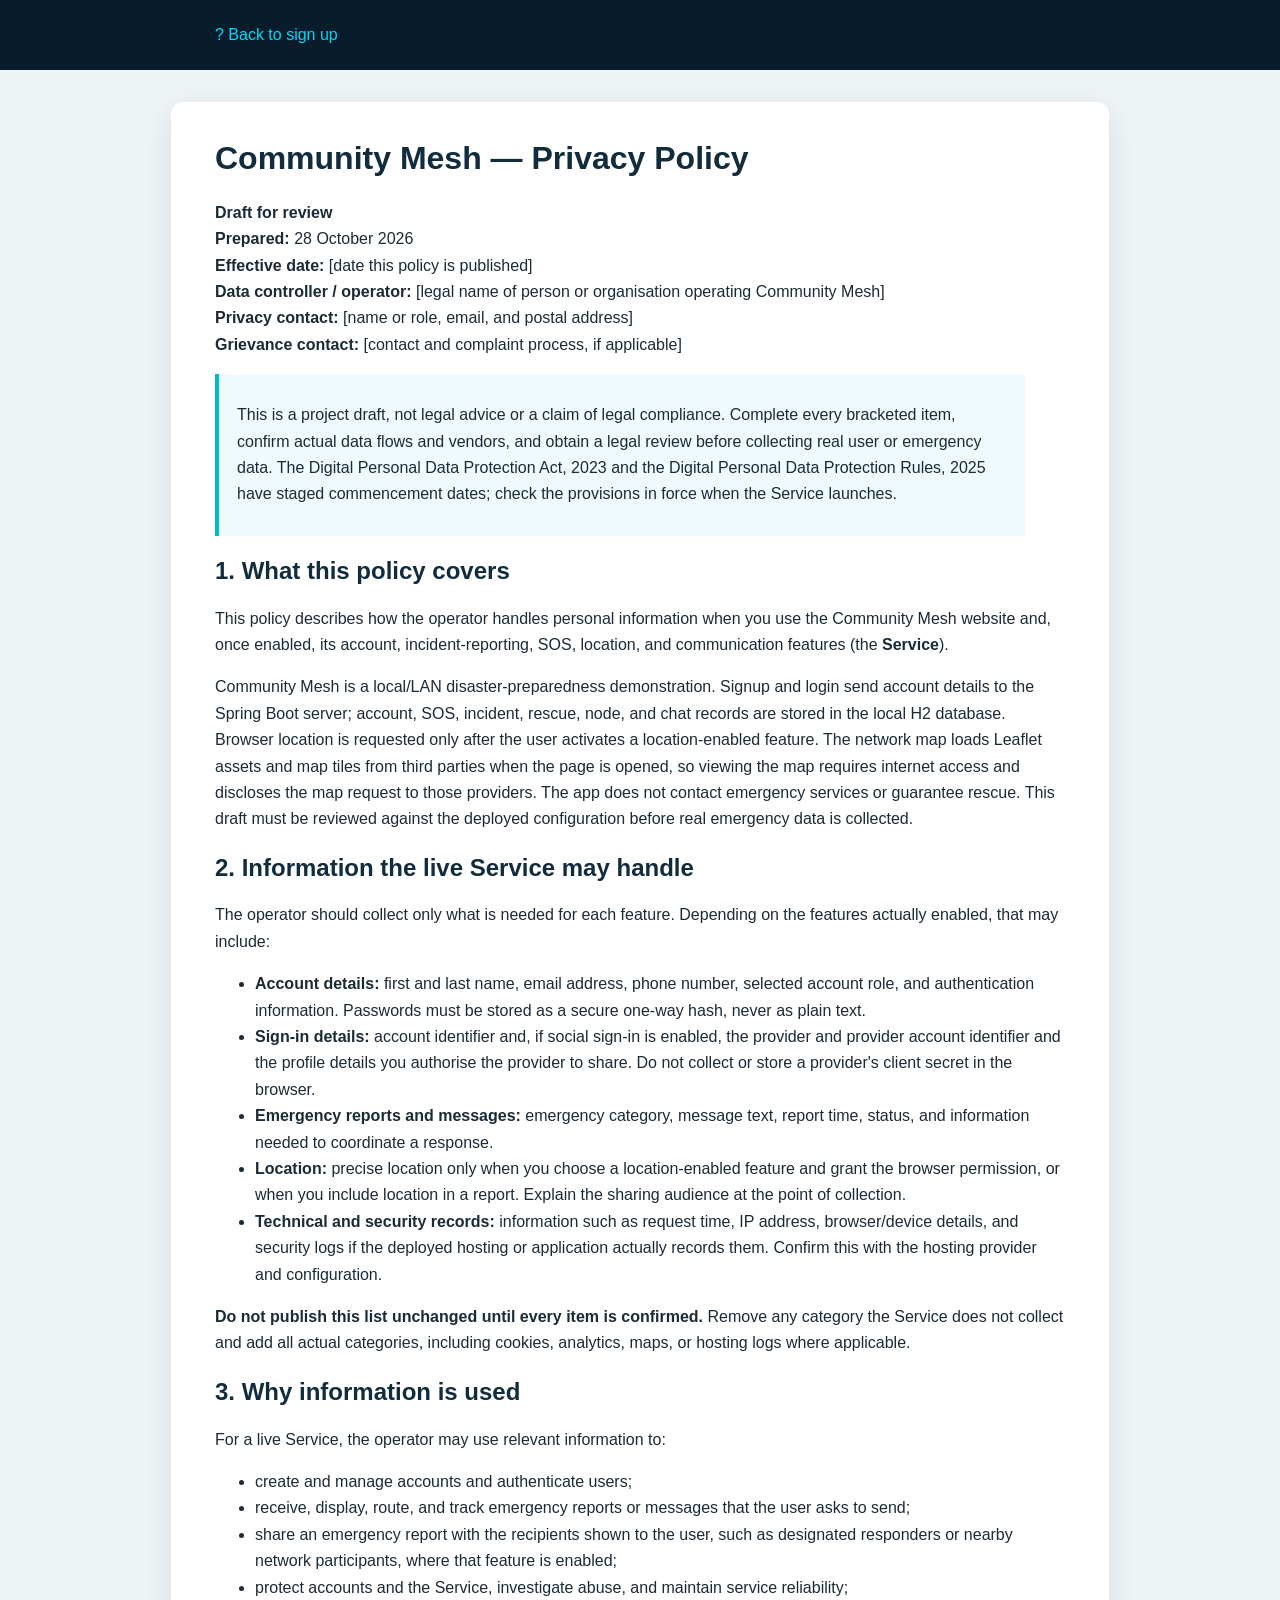
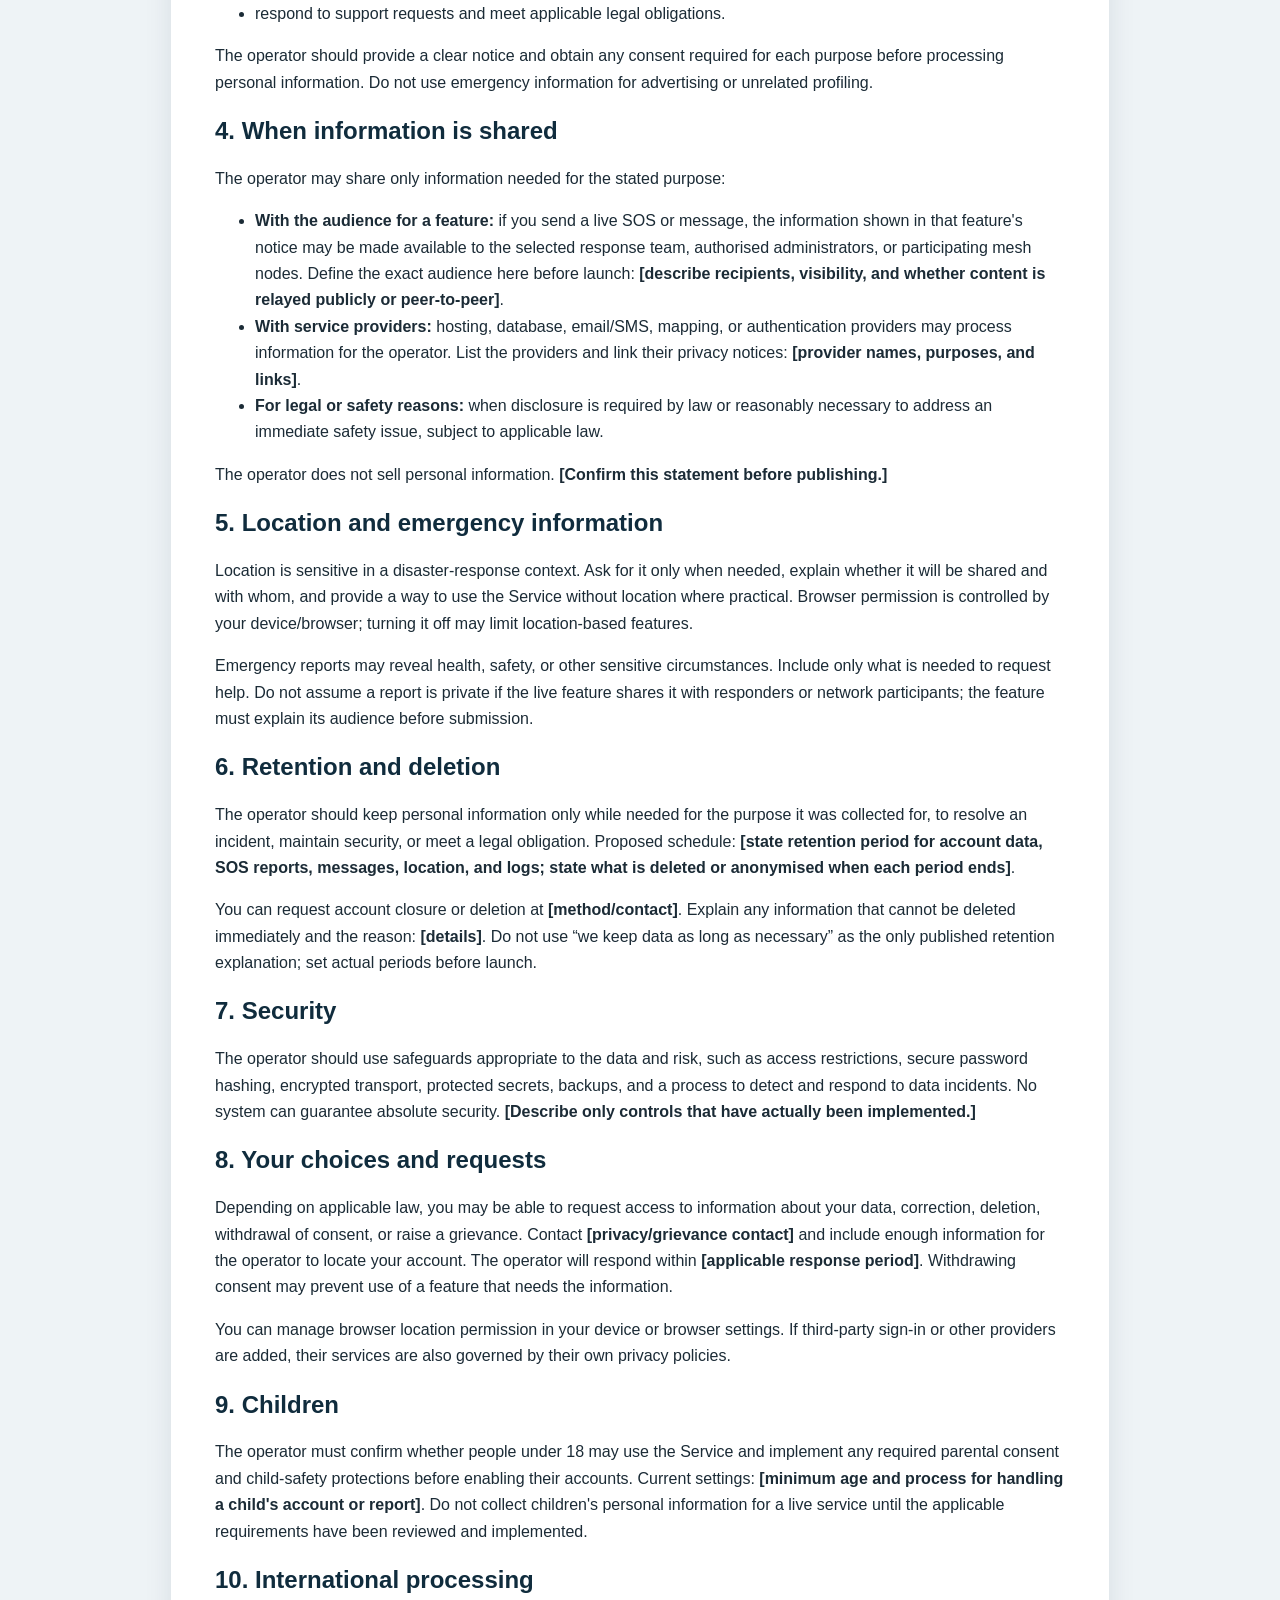
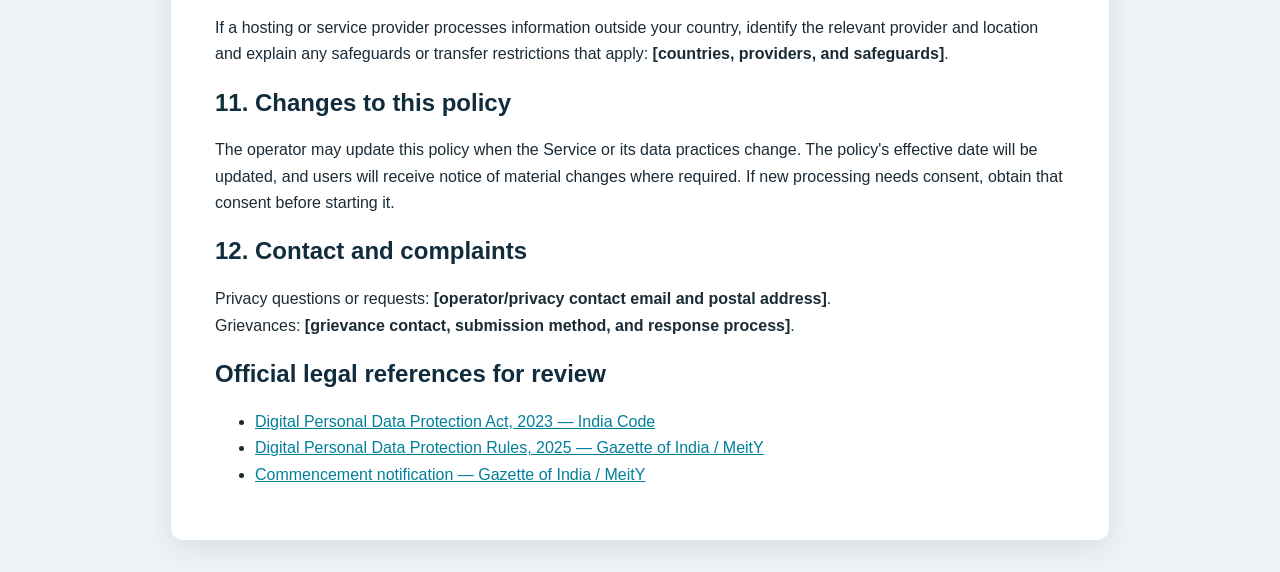
<file: src/main/resources/static/docs/PRIVACY_POLICY.html>
<!doctype html><html lang="en"><head><meta charset="utf-8"><meta name="viewport" content="width=device-width,initial-scale=1"><title>Privacy Policy | Community Mesh</title><style>
:root { color-scheme: light; font-family: Arial, Helvetica, sans-serif; color: #1b2b36; background: #eef3f6; }
body { margin: 0; line-height: 1.65; }
header { padding: 22px max(24px, calc((100% - 850px) / 2)); background: #071d2c; color: white; }
header a { color: #00d9f5; text-decoration: none; }
main { max-width: 850px; margin: 32px auto; padding: 36px 44px; background: white; border-radius: 12px; box-shadow: 0 8px 28px #102b3a1a; }
h1, h2, h3 { line-height: 1.25; color: #102c3d; }
h1 { margin-top: 0; }
blockquote { margin-left: 0; padding: 12px 18px; border-left: 4px solid #00b9d3; background: #effafd; }
code { background: #eef2f5; padding: 2px 5px; border-radius: 4px; }
a { color: #007f9a; }
@media (max-width: 600px) { main { margin: 12px; padding: 24px 20px; } }
</style></head><body><header><a href="/signup.html">? Back to sign up</a></header><main><h1>Community Mesh — Privacy Policy</h1>
<p><strong>Draft for review</strong><br />
<strong>Prepared:</strong> 28 October 2026<br />
<strong>Effective date:</strong> [date this policy is published]<br />
<strong>Data controller / operator:</strong> [legal name of person or organisation operating Community Mesh]<br />
<strong>Privacy contact:</strong> [name or role, email, and postal address]<br />
<strong>Grievance contact:</strong> [contact and complaint process, if applicable]</p>
<blockquote>
<p>This is a project draft, not legal advice or a claim of legal compliance. Complete every bracketed item, confirm actual data flows and vendors, and obtain a legal review before collecting real user or emergency data. The Digital Personal Data Protection Act, 2023 and the Digital Personal Data Protection Rules, 2025 have staged commencement dates; check the provisions in force when the Service launches.</p>
</blockquote>
<h2>1. What this policy covers</h2>
<p>This policy describes how the operator handles personal information when you use the Community Mesh website and, once enabled, its account, incident-reporting, SOS, location, and communication features (the <strong>Service</strong>).</p>
<p>Community Mesh is a local/LAN disaster-preparedness demonstration. Signup and login send account details to the Spring Boot server; account, SOS, incident, rescue, node, and chat records are stored in the local H2 database. Browser location is requested only after the user activates a location-enabled feature. The network map loads Leaflet assets and map tiles from third parties when the page is opened, so viewing the map requires internet access and discloses the map request to those providers. The app does not contact emergency services or guarantee rescue. This draft must be reviewed against the deployed configuration before real emergency data is collected.</p>
<h2>2. Information the live Service may handle</h2>
<p>The operator should collect only what is needed for each feature. Depending on the features actually enabled, that may include:</p>
<ul>
<li><strong>Account details:</strong> first and last name, email address, phone number, selected account role, and authentication information. Passwords must be stored as a secure one-way hash, never as plain text.</li>
<li><strong>Sign-in details:</strong> account identifier and, if social sign-in is enabled, the provider and provider account identifier and the profile details you authorise the provider to share. Do not collect or store a provider's client secret in the browser.</li>
<li><strong>Emergency reports and messages:</strong> emergency category, message text, report time, status, and information needed to coordinate a response.</li>
<li><strong>Location:</strong> precise location only when you choose a location-enabled feature and grant the browser permission, or when you include location in a report. Explain the sharing audience at the point of collection.</li>
<li><strong>Technical and security records:</strong> information such as request time, IP address, browser/device details, and security logs if the deployed hosting or application actually records them. Confirm this with the hosting provider and configuration.</li>
</ul>
<p><strong>Do not publish this list unchanged until every item is confirmed.</strong> Remove any category the Service does not collect and add all actual categories, including cookies, analytics, maps, or hosting logs where applicable.</p>
<h2>3. Why information is used</h2>
<p>For a live Service, the operator may use relevant information to:</p>
<ul>
<li>create and manage accounts and authenticate users;</li>
<li>receive, display, route, and track emergency reports or messages that the user asks to send;</li>
<li>share an emergency report with the recipients shown to the user, such as designated responders or nearby network participants, where that feature is enabled;</li>
<li>protect accounts and the Service, investigate abuse, and maintain service reliability;</li>
<li>respond to support requests and meet applicable legal obligations.</li>
</ul>
<p>The operator should provide a clear notice and obtain any consent required for each purpose before processing personal information. Do not use emergency information for advertising or unrelated profiling.</p>
<h2>4. When information is shared</h2>
<p>The operator may share only information needed for the stated purpose:</p>
<ul>
<li><strong>With the audience for a feature:</strong> if you send a live SOS or message, the information shown in that feature's notice may be made available to the selected response team, authorised administrators, or participating mesh nodes. Define the exact audience here before launch: <strong>[describe recipients, visibility, and whether content is relayed publicly or peer-to-peer]</strong>.</li>
<li><strong>With service providers:</strong> hosting, database, email/SMS, mapping, or authentication providers may process information for the operator. List the providers and link their privacy notices: <strong>[provider names, purposes, and links]</strong>.</li>
<li><strong>For legal or safety reasons:</strong> when disclosure is required by law or reasonably necessary to address an immediate safety issue, subject to applicable law.</li>
</ul>
<p>The operator does not sell personal information. <strong>[Confirm this statement before publishing.]</strong></p>
<h2>5. Location and emergency information</h2>
<p>Location is sensitive in a disaster-response context. Ask for it only when needed, explain whether it will be shared and with whom, and provide a way to use the Service without location where practical. Browser permission is controlled by your device/browser; turning it off may limit location-based features.</p>
<p>Emergency reports may reveal health, safety, or other sensitive circumstances. Include only what is needed to request help. Do not assume a report is private if the live feature shares it with responders or network participants; the feature must explain its audience before submission.</p>
<h2>6. Retention and deletion</h2>
<p>The operator should keep personal information only while needed for the purpose it was collected for, to resolve an incident, maintain security, or meet a legal obligation. Proposed schedule: <strong>[state retention period for account data, SOS reports, messages, location, and logs; state what is deleted or anonymised when each period ends]</strong>.</p>
<p>You can request account closure or deletion at <strong>[method/contact]</strong>. Explain any information that cannot be deleted immediately and the reason: <strong>[details]</strong>. Do not use “we keep data as long as necessary” as the only published retention explanation; set actual periods before launch.</p>
<h2>7. Security</h2>
<p>The operator should use safeguards appropriate to the data and risk, such as access restrictions, secure password hashing, encrypted transport, protected secrets, backups, and a process to detect and respond to data incidents. No system can guarantee absolute security. <strong>[Describe only controls that have actually been implemented.]</strong></p>
<h2>8. Your choices and requests</h2>
<p>Depending on applicable law, you may be able to request access to information about your data, correction, deletion, withdrawal of consent, or raise a grievance. Contact <strong>[privacy/grievance contact]</strong> and include enough information for the operator to locate your account. The operator will respond within <strong>[applicable response period]</strong>. Withdrawing consent may prevent use of a feature that needs the information.</p>
<p>You can manage browser location permission in your device or browser settings. If third-party sign-in or other providers are added, their services are also governed by their own privacy policies.</p>
<h2>9. Children</h2>
<p>The operator must confirm whether people under 18 may use the Service and implement any required parental consent and child-safety protections before enabling their accounts. Current settings: <strong>[minimum age and process for handling a child's account or report]</strong>. Do not collect children's personal information for a live service until the applicable requirements have been reviewed and implemented.</p>
<h2>10. International processing</h2>
<p>If a hosting or service provider processes information outside your country, identify the relevant provider and location and explain any safeguards or transfer restrictions that apply: <strong>[countries, providers, and safeguards]</strong>.</p>
<h2>11. Changes to this policy</h2>
<p>The operator may update this policy when the Service or its data practices change. The policy's effective date will be updated, and users will receive notice of material changes where required. If new processing needs consent, obtain that consent before starting it.</p>
<h2>12. Contact and complaints</h2>
<p>Privacy questions or requests: <strong>[operator/privacy contact email and postal address]</strong>.<br />
Grievances: <strong>[grievance contact, submission method, and response process]</strong>.</p>
<h2>Official legal references for review</h2>
<ul>
<li><a href="https://www.indiacode.nic.in/bitstream/123456789/22037/2/a2023-22.pdf">Digital Personal Data Protection Act, 2023 — India Code</a></li>
<li><a href="https://www.meity.gov.in/static/uploads/2025/11/53450e6e5dc0bfa85ebd78686cadad39.pdf">Digital Personal Data Protection Rules, 2025 — Gazette of India / MeitY</a></li>
<li><a href="https://www.meity.gov.in/static/uploads/2025/11/c56ceae6c383460ca69577428d36828b.pdf">Commencement notification — Gazette of India / MeitY</a></li>
</ul>
</main></body></html>
</file>
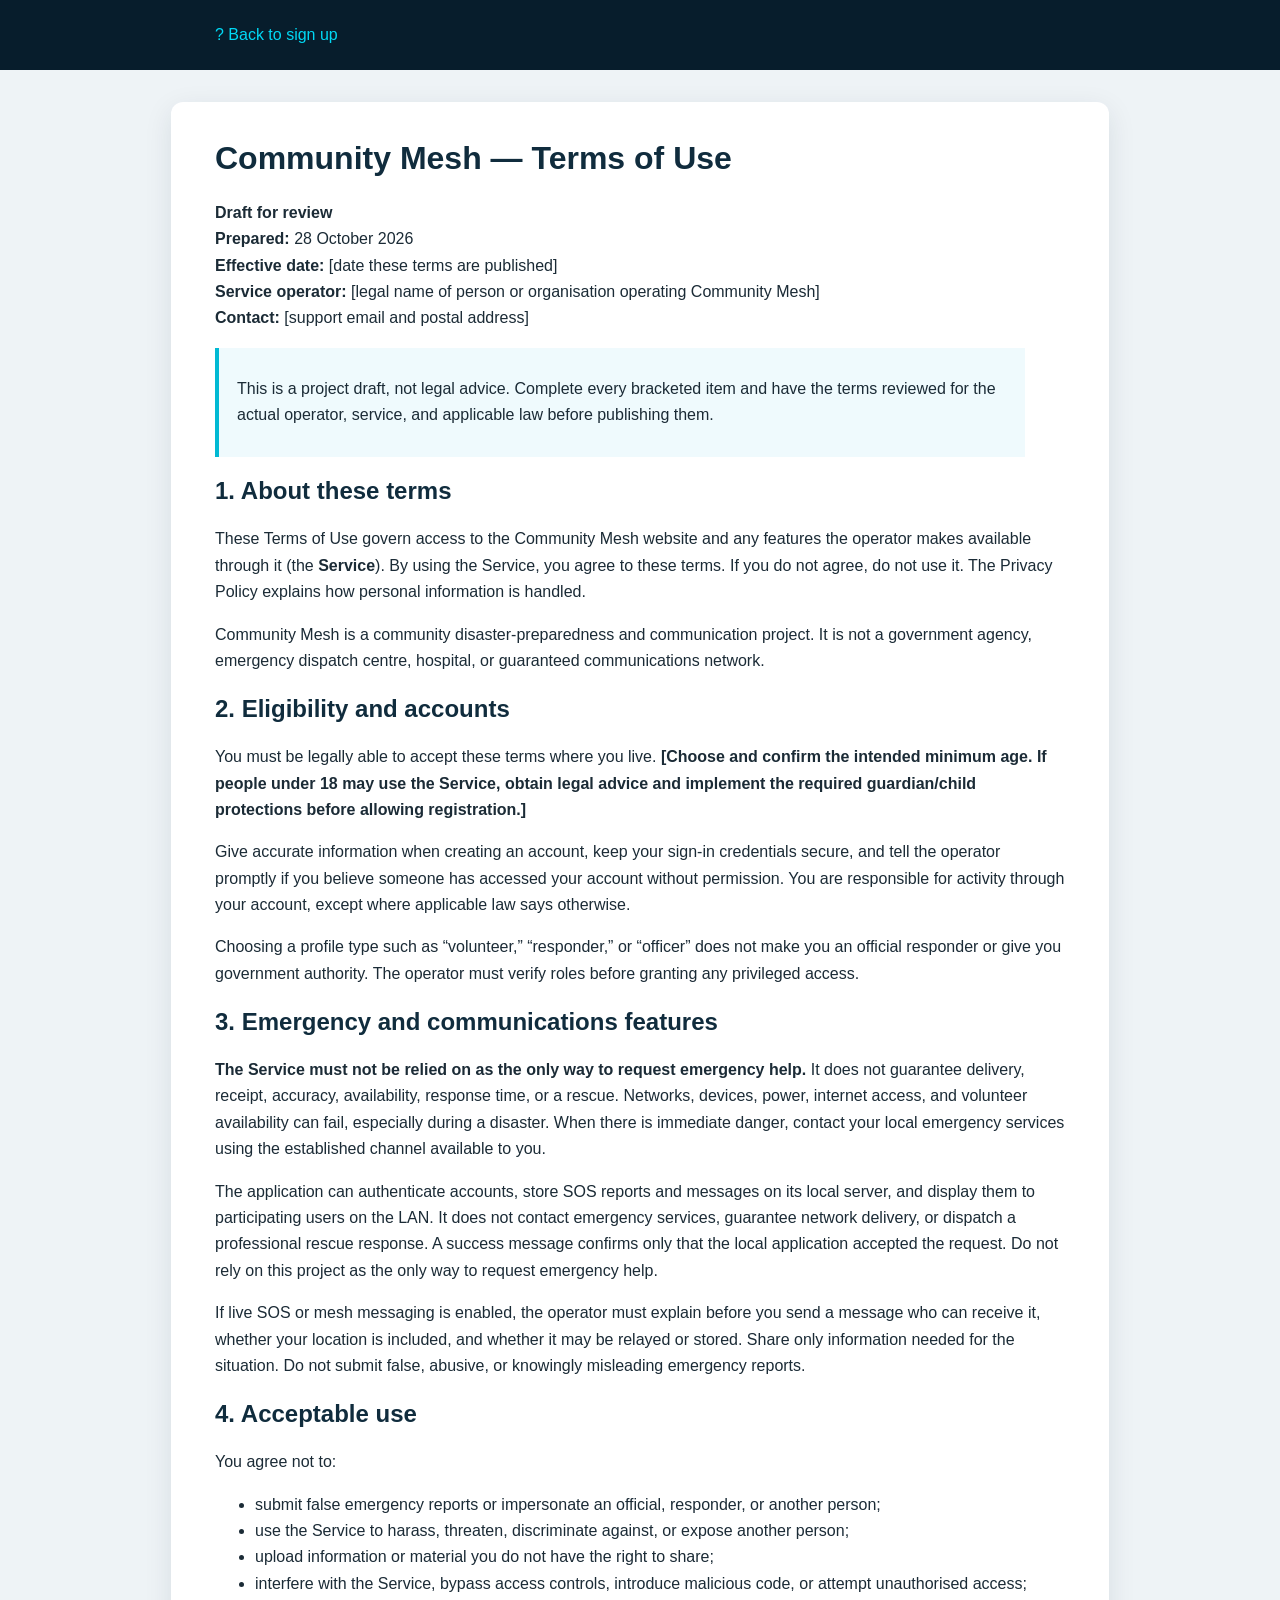
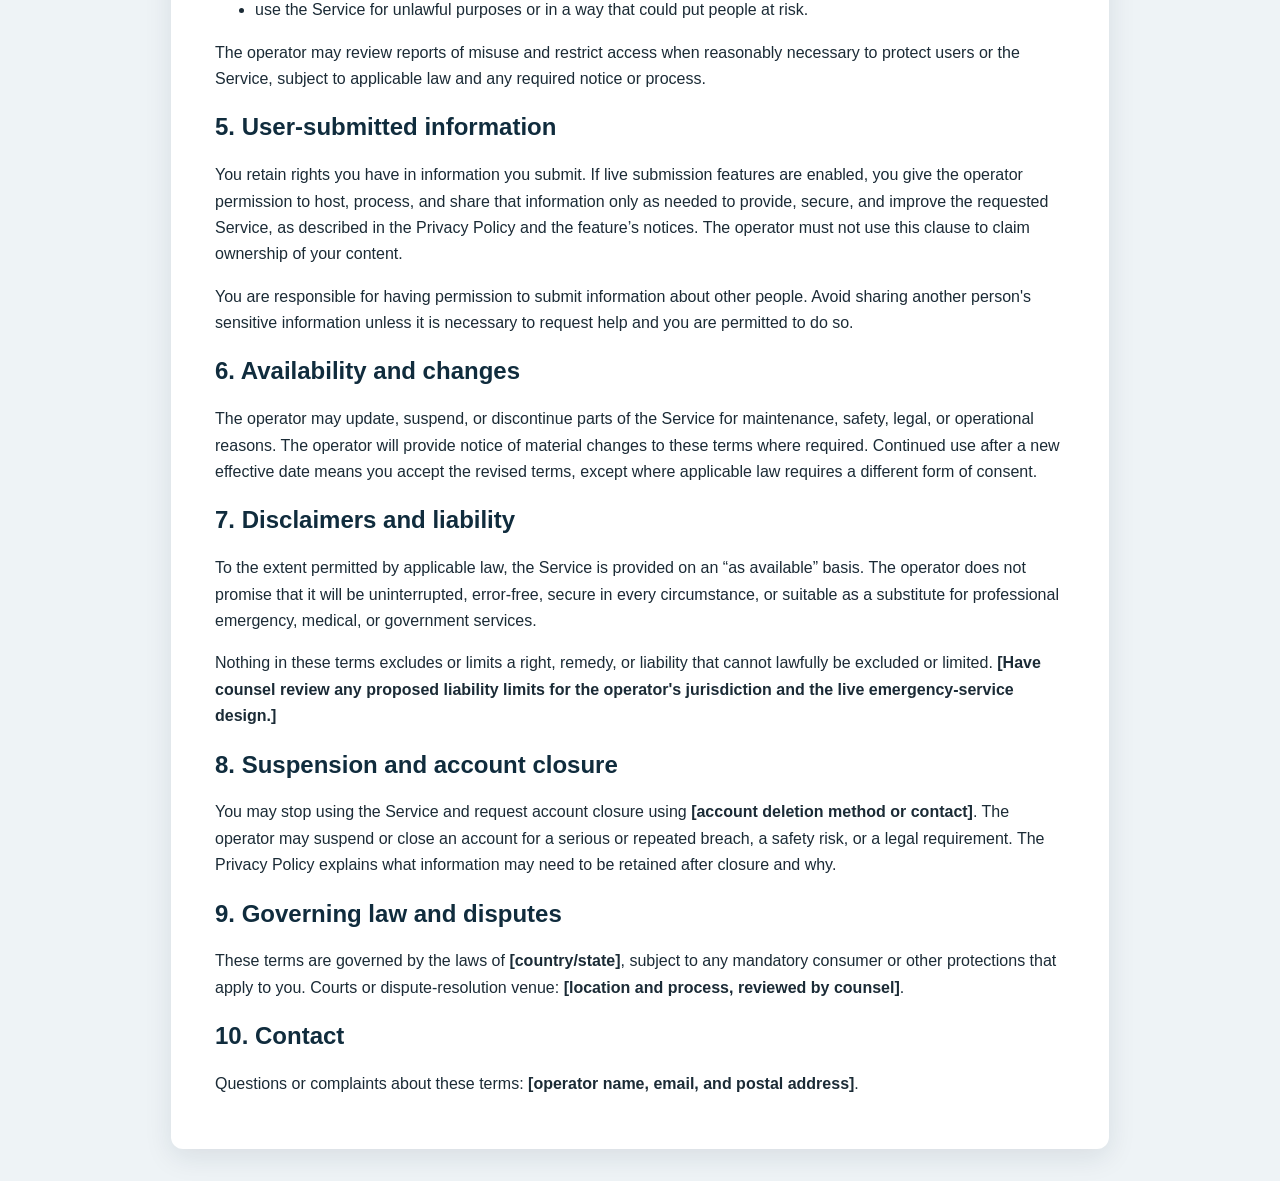
<file: src/main/resources/static/docs/TERMS_OF_USE.html>
<!doctype html><html lang="en"><head><meta charset="utf-8"><meta name="viewport" content="width=device-width,initial-scale=1"><title>Terms of Use | Community Mesh</title><style>
:root { color-scheme: light; font-family: Arial, Helvetica, sans-serif; color: #1b2b36; background: #eef3f6; }
body { margin: 0; line-height: 1.65; }
header { padding: 22px max(24px, calc((100% - 850px) / 2)); background: #071d2c; color: white; }
header a { color: #00d9f5; text-decoration: none; }
main { max-width: 850px; margin: 32px auto; padding: 36px 44px; background: white; border-radius: 12px; box-shadow: 0 8px 28px #102b3a1a; }
h1, h2, h3 { line-height: 1.25; color: #102c3d; }
h1 { margin-top: 0; }
blockquote { margin-left: 0; padding: 12px 18px; border-left: 4px solid #00b9d3; background: #effafd; }
code { background: #eef2f5; padding: 2px 5px; border-radius: 4px; }
a { color: #007f9a; }
@media (max-width: 600px) { main { margin: 12px; padding: 24px 20px; } }
</style></head><body><header><a href="/signup.html">? Back to sign up</a></header><main><h1>Community Mesh — Terms of Use</h1>
<p><strong>Draft for review</strong><br />
<strong>Prepared:</strong> 28 October 2026<br />
<strong>Effective date:</strong> [date these terms are published]<br />
<strong>Service operator:</strong> [legal name of person or organisation operating Community Mesh]<br />
<strong>Contact:</strong> [support email and postal address]</p>
<blockquote>
<p>This is a project draft, not legal advice. Complete every bracketed item and have the terms reviewed for the actual operator, service, and applicable law before publishing them.</p>
</blockquote>
<h2>1. About these terms</h2>
<p>These Terms of Use govern access to the Community Mesh website and any features the operator makes available through it (the <strong>Service</strong>). By using the Service, you agree to these terms. If you do not agree, do not use it. The Privacy Policy explains how personal information is handled.</p>
<p>Community Mesh is a community disaster-preparedness and communication project. It is not a government agency, emergency dispatch centre, hospital, or guaranteed communications network.</p>
<h2>2. Eligibility and accounts</h2>
<p>You must be legally able to accept these terms where you live. <strong>[Choose and confirm the intended minimum age. If people under 18 may use the Service, obtain legal advice and implement the required guardian/child protections before allowing registration.]</strong></p>
<p>Give accurate information when creating an account, keep your sign-in credentials secure, and tell the operator promptly if you believe someone has accessed your account without permission. You are responsible for activity through your account, except where applicable law says otherwise.</p>
<p>Choosing a profile type such as “volunteer,” “responder,” or “officer” does not make you an official responder or give you government authority. The operator must verify roles before granting any privileged access.</p>
<h2>3. Emergency and communications features</h2>
<p><strong>The Service must not be relied on as the only way to request emergency help.</strong> It does not guarantee delivery, receipt, accuracy, availability, response time, or a rescue. Networks, devices, power, internet access, and volunteer availability can fail, especially during a disaster. When there is immediate danger, contact your local emergency services using the established channel available to you.</p>
<p>The application can authenticate accounts, store SOS reports and messages on its local server, and display them to participating users on the LAN. It does not contact emergency services, guarantee network delivery, or dispatch a professional rescue response. A success message confirms only that the local application accepted the request. Do not rely on this project as the only way to request emergency help.</p>
<p>If live SOS or mesh messaging is enabled, the operator must explain before you send a message who can receive it, whether your location is included, and whether it may be relayed or stored. Share only information needed for the situation. Do not submit false, abusive, or knowingly misleading emergency reports.</p>
<h2>4. Acceptable use</h2>
<p>You agree not to:</p>
<ul>
<li>submit false emergency reports or impersonate an official, responder, or another person;</li>
<li>use the Service to harass, threaten, discriminate against, or expose another person;</li>
<li>upload information or material you do not have the right to share;</li>
<li>interfere with the Service, bypass access controls, introduce malicious code, or attempt unauthorised access;</li>
<li>use the Service for unlawful purposes or in a way that could put people at risk.</li>
</ul>
<p>The operator may review reports of misuse and restrict access when reasonably necessary to protect users or the Service, subject to applicable law and any required notice or process.</p>
<h2>5. User-submitted information</h2>
<p>You retain rights you have in information you submit. If live submission features are enabled, you give the operator permission to host, process, and share that information only as needed to provide, secure, and improve the requested Service, as described in the Privacy Policy and the feature’s notices. The operator must not use this clause to claim ownership of your content.</p>
<p>You are responsible for having permission to submit information about other people. Avoid sharing another person's sensitive information unless it is necessary to request help and you are permitted to do so.</p>
<h2>6. Availability and changes</h2>
<p>The operator may update, suspend, or discontinue parts of the Service for maintenance, safety, legal, or operational reasons. The operator will provide notice of material changes to these terms where required. Continued use after a new effective date means you accept the revised terms, except where applicable law requires a different form of consent.</p>
<h2>7. Disclaimers and liability</h2>
<p>To the extent permitted by applicable law, the Service is provided on an “as available” basis. The operator does not promise that it will be uninterrupted, error-free, secure in every circumstance, or suitable as a substitute for professional emergency, medical, or government services.</p>
<p>Nothing in these terms excludes or limits a right, remedy, or liability that cannot lawfully be excluded or limited. <strong>[Have counsel review any proposed liability limits for the operator's jurisdiction and the live emergency-service design.]</strong></p>
<h2>8. Suspension and account closure</h2>
<p>You may stop using the Service and request account closure using <strong>[account deletion method or contact]</strong>. The operator may suspend or close an account for a serious or repeated breach, a safety risk, or a legal requirement. The Privacy Policy explains what information may need to be retained after closure and why.</p>
<h2>9. Governing law and disputes</h2>
<p>These terms are governed by the laws of <strong>[country/state]</strong>, subject to any mandatory consumer or other protections that apply to you. Courts or dispute-resolution venue: <strong>[location and process, reviewed by counsel]</strong>.</p>
<h2>10. Contact</h2>
<p>Questions or complaints about these terms: <strong>[operator name, email, and postal address]</strong>.</p>
</main></body></html>
</file>
